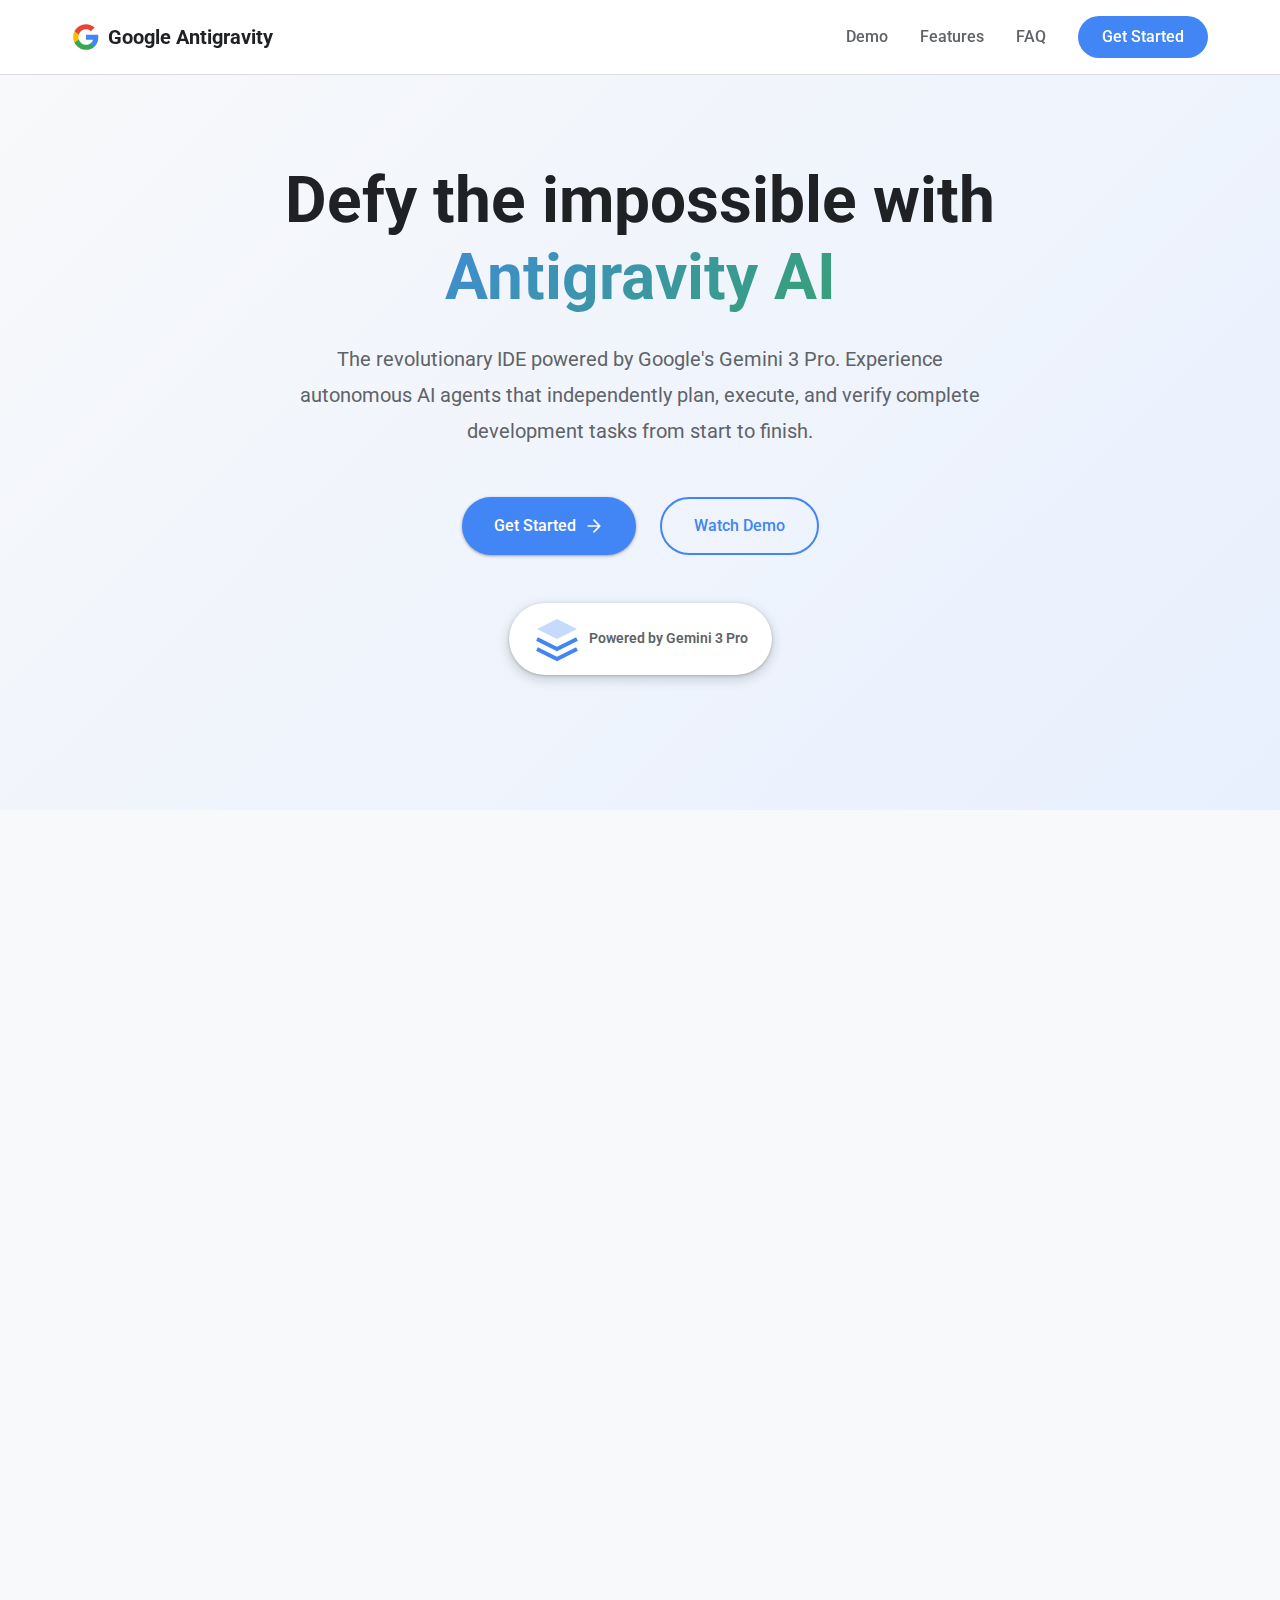
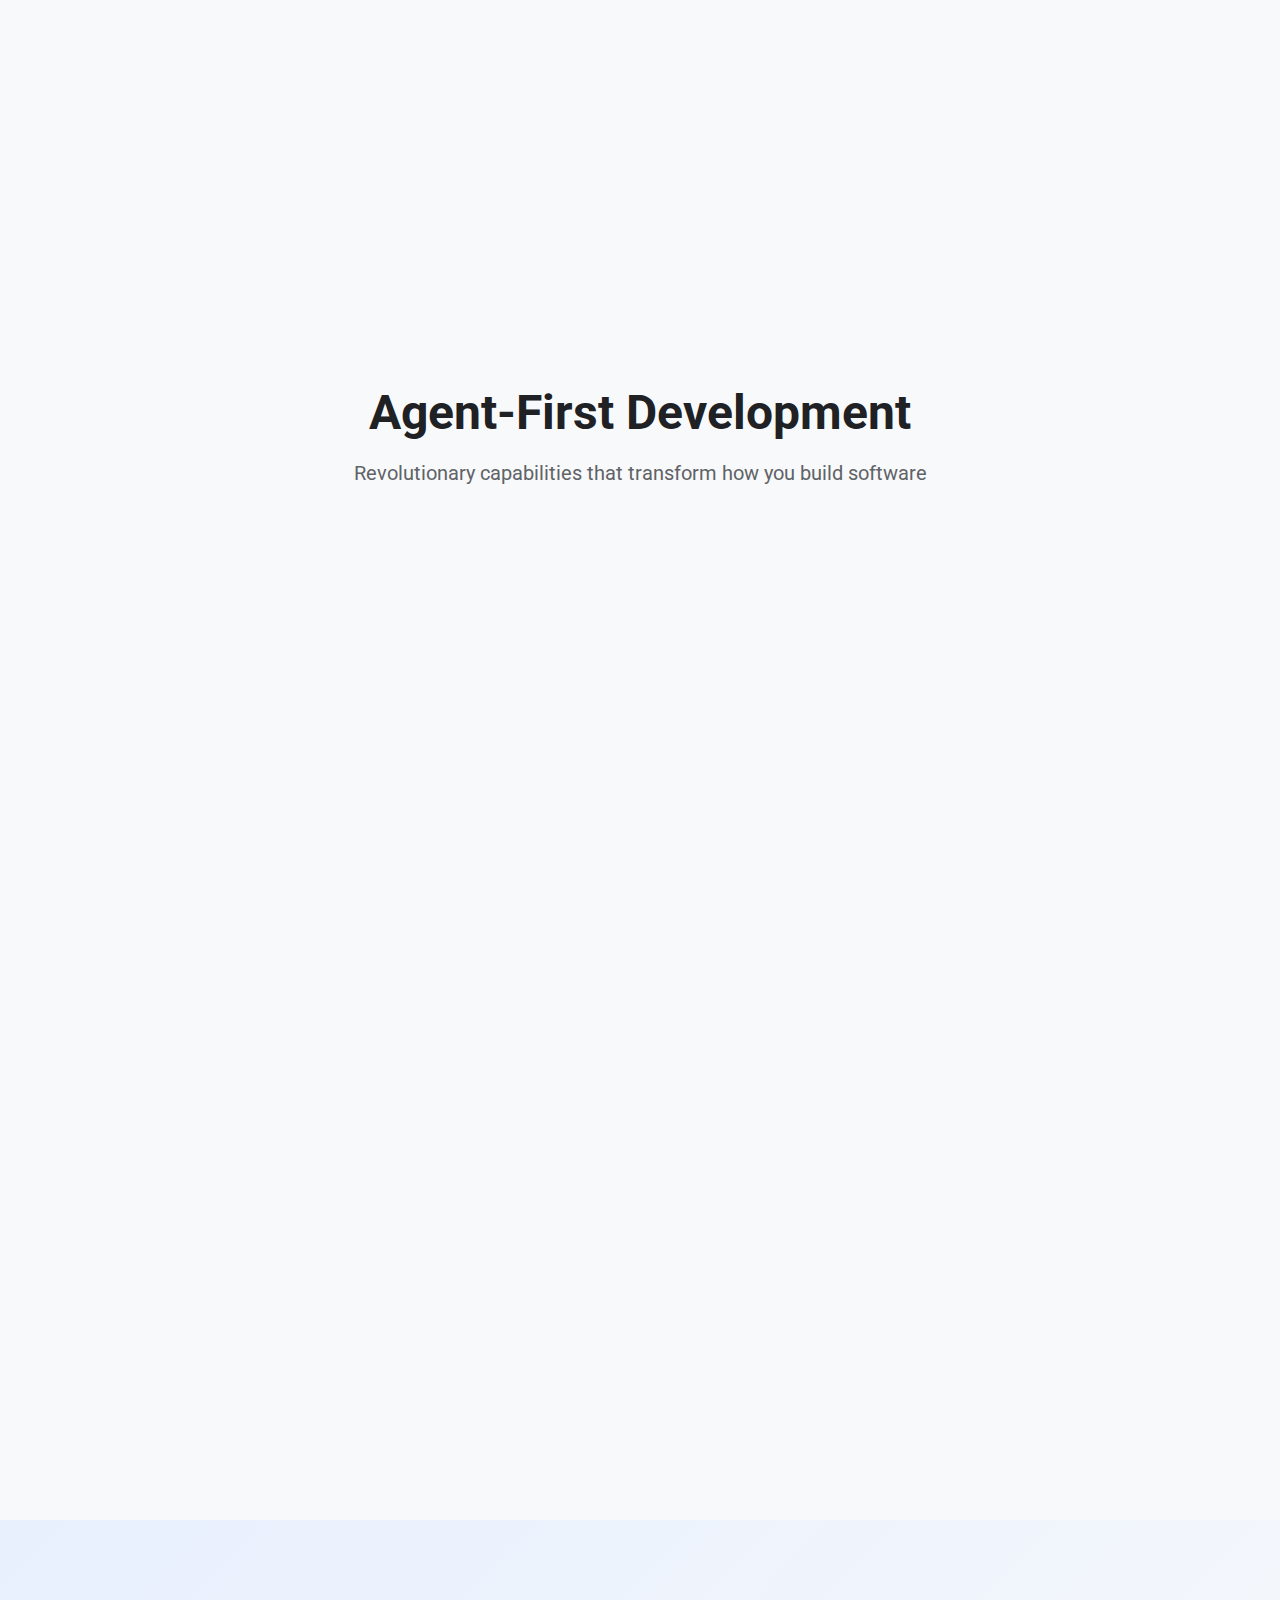
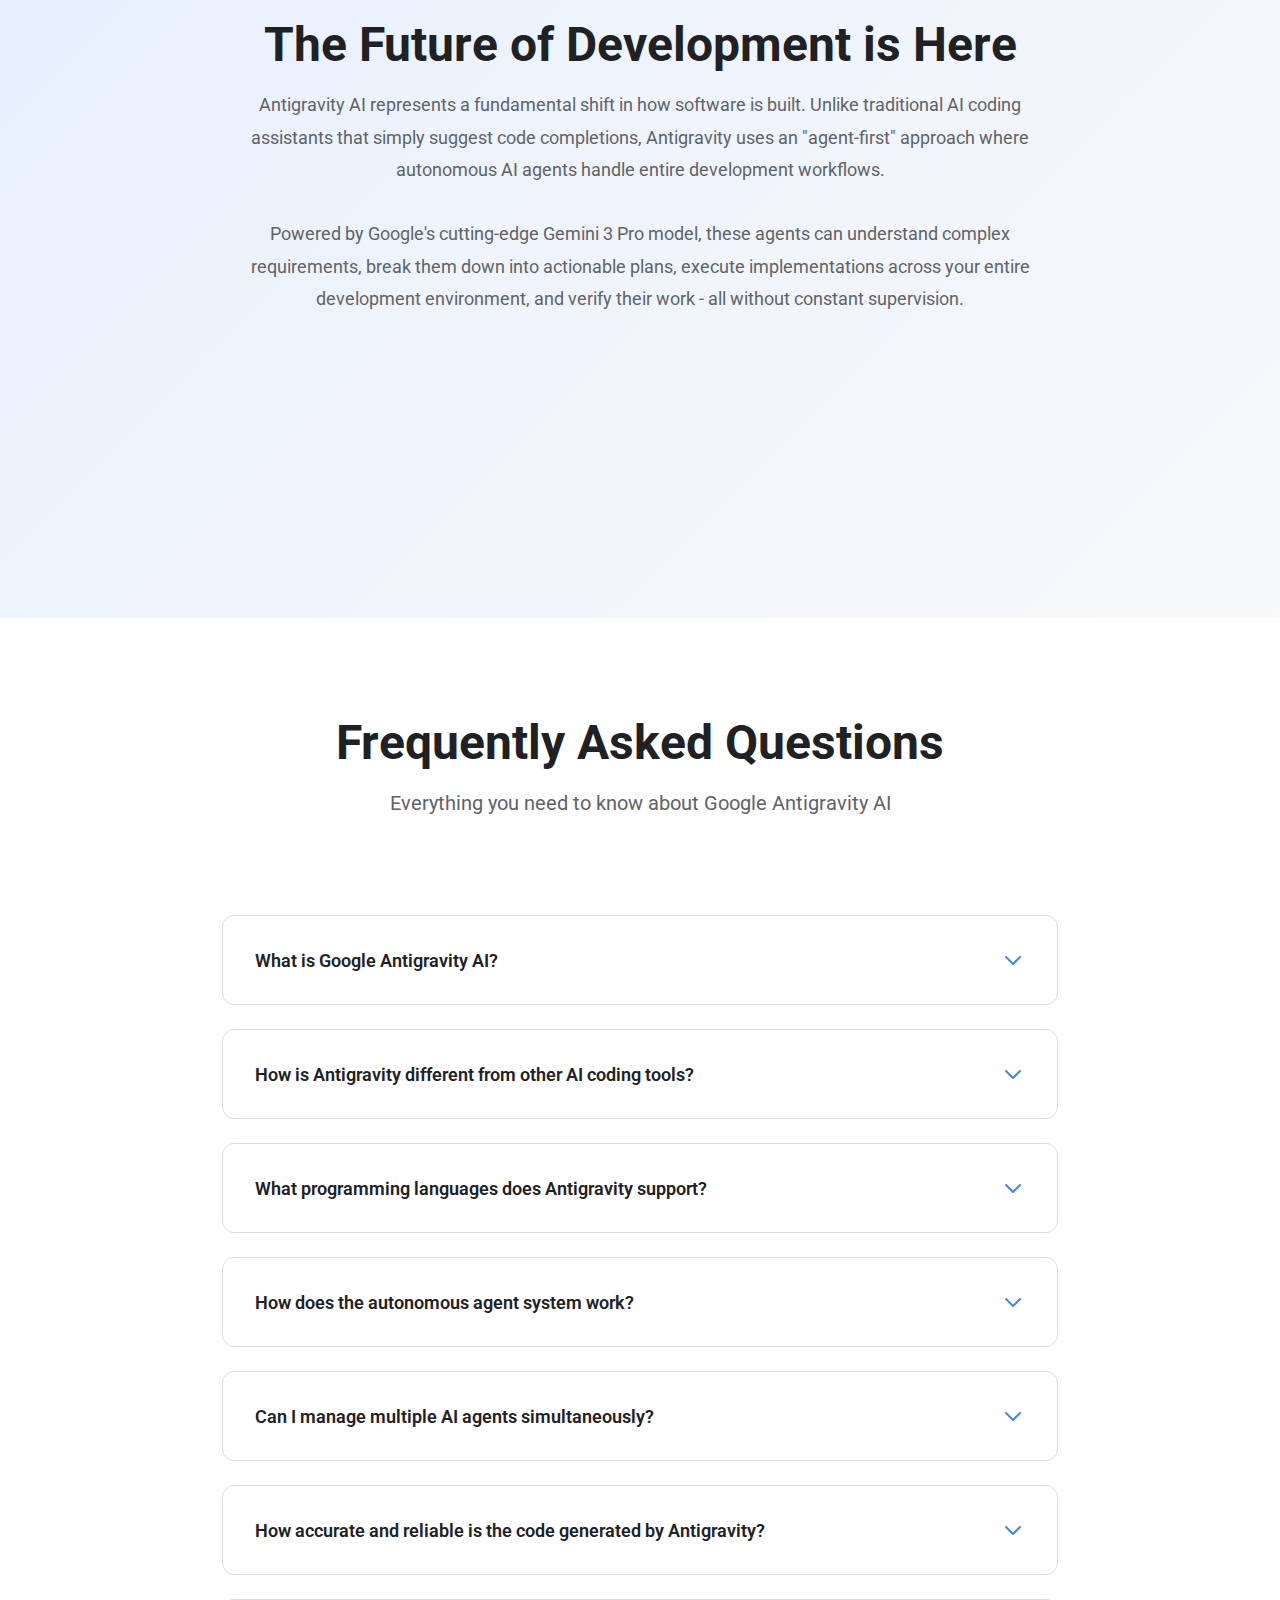
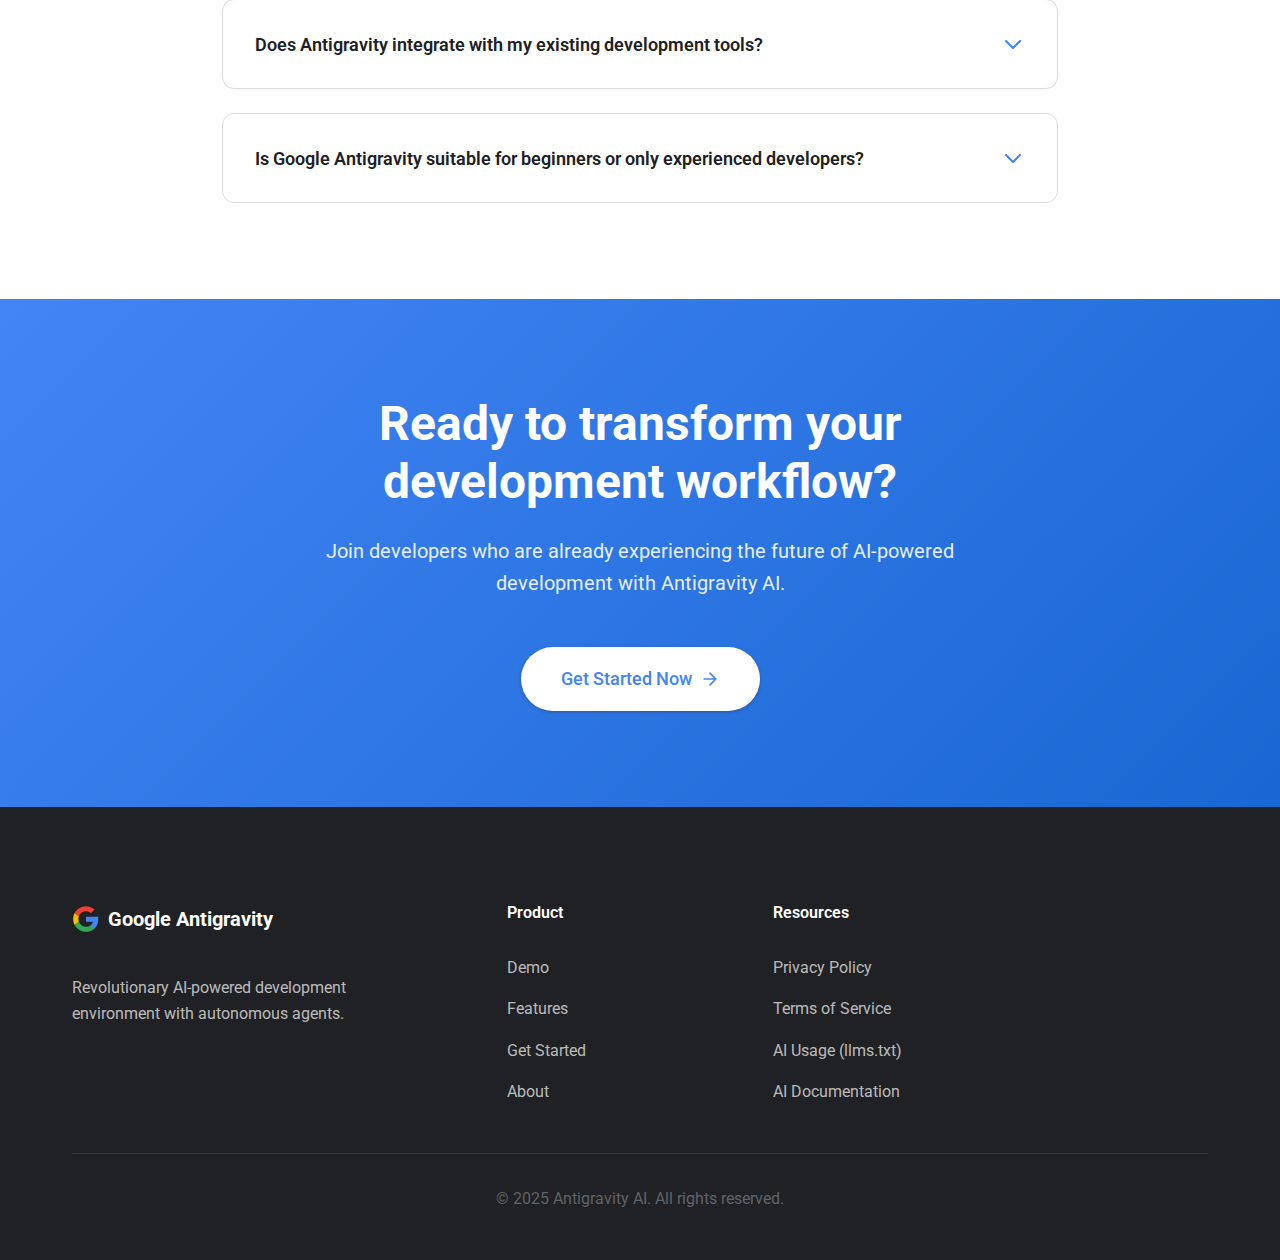
<file: index.html>
<!DOCTYPE html>
<html lang="en">
<head>
    <meta charset="UTF-8">
    <meta name="viewport" content="width=device-width, initial-scale=1.0">
    
    <!-- SEO Meta Tags -->
    <title>Google Antigravity AI - Revolutionary AI-Powered IDE by Google</title>
    <meta name="description" content="Google Antigravity AI is a revolutionary IDE powered by Gemini 3 Pro. Experience autonomous AI agents that plan, execute, and verify development tasks. The future of coding with Google Antigravity.">
    <meta name="keywords" content="Google Antigravity, Antigravity AI, Google Antigravity AI, Gemini 3 Pro, AI IDE, Google AI IDE, AI coding assistant, autonomous development, AI agents, Google AI, Antigravity Google, Google development tools, AI programming, Gemini AI">
    <meta name="author" content="Antigravity AI">
    <meta name="robots" content="index, follow">
    <meta name="google-adsense-account" content="ca-pub-7815998849515317">

    <!-- Open Graph / Facebook -->
    <meta property="og:type" content="website">
    <meta property="og:url" content="https://antigravityai.online/">
    <meta property="og:title" content="Antigravity AI - Revolutionary AI-Powered Development Environment">
    <meta property="og:description" content="Experience autonomous AI agents that plan, execute, and verify development tasks end-to-end. Powered by Google's Gemini 3 Pro.">
    <meta property="og:image" content="https://antigravityai.online/images/og-image.jpg">
    <meta property="og:video" content="https://antigravityai.online/videos/demo.mp4">
    
    <!-- Twitter -->
    <meta property="twitter:card" content="summary_large_image">
    <meta property="twitter:url" content="https://antigravityai.online/">
    <meta property="twitter:title" content="Antigravity AI - Revolutionary AI-Powered Development Environment">
    <meta property="twitter:description" content="Experience autonomous AI agents that plan, execute, and verify development tasks end-to-end. Powered by Google's Gemini 3 Pro.">
    <meta property="twitter:image" content="https://antigravityai.online/images/twitter-image.jpg">
    
    <!-- Canonical URL -->
    <link rel="canonical" href="https://antigravityai.online/">
    
    <!-- Favicon -->
    <link rel="icon" type="image/svg+xml" href="/favicon/favicon.svg">
    <link rel="apple-touch-icon" href="/favicon/apple-touch-icon.png">
    
    <!-- Stylesheet -->
    <link rel="stylesheet" href="/css/styles.css">
    
    <!-- Preconnect for performance -->
    <link rel="preconnect" href="https://fonts.googleapis.com">
    <link rel="preconnect" href="https://fonts.gstatic.com" crossorigin>
    <link href="https://fonts.googleapis.com/css2?family=Google+Sans:wght@400;500;700&family=Roboto:wght@300;400;500&display=swap" rel="stylesheet">
    
    <!-- Structured Data with Video -->
    <script type="application/ld+json">
    {
      "@context": "https://schema.org",
      "@type": "SoftwareApplication",
      "name": "Antigravity AI",
      "applicationCategory": "DeveloperApplication",
      "description": "Antigravity AI is a revolutionary IDE powered by Google's Gemini 3 Pro. Experience autonomous AI agents that plan, execute, and verify development tasks end-to-end.",
      "url": "https://antigravityai.online/",
      "operatingSystem": "Windows, macOS, Linux",
      "offers": {
        "@type": "Offer",
        "price": "0",
        "priceCurrency": "USD"
      },
      "video": {
        "@type": "VideoObject",
        "name": "Antigravity AI Demo",
        "description": "See how Antigravity AI transforms development with autonomous AI agents",
        "thumbnailUrl": "https://antigravityai.online/images/video-thumbnail.jpg",
        "contentUrl": "https://antigravityai.online/videos/demo.mp4"
      }
    }
    </script>
    
    <!-- Google tag (gtag.js) -->
    <script async src="https://www.googletagmanager.com/gtag/js?id=G-0YCTHXMSSR"></script>
    <script>
      window.dataLayer = window.dataLayer || [];
      function gtag(){dataLayer.push(arguments);}
      gtag('js', new Date());

      gtag('config', 'G-0YCTHXMSSR');
    </script>

    <!-- Google AdSense -->
    <script async src="https://pagead2.googlesyndication.com/pagead/js/adsbygoogle.js?client=ca-pub-7815998849515317"
     crossorigin="anonymous"></script>
</head>
<body>
    <!-- Header -->
    <header class="header">
        <nav class="nav">
            <div class="nav-container">
                <div class="nav-logo">
                    <svg class="logo-icon google-logo" viewBox="0 0 24 24" fill="none" xmlns="http://www.w3.org/2000/svg">
                        <path d="M22.56 12.25c0-.78-.07-1.53-.2-2.25H12v4.26h5.92c-.26 1.37-1.04 2.53-2.21 3.31v2.77h3.57c2.08-1.92 3.28-4.74 3.28-8.09z" fill="#4285F4"/>
                        <path d="M12 23c2.97 0 5.46-.98 7.28-2.66l-3.57-2.77c-.98.66-2.23 1.06-3.71 1.06-2.86 0-5.29-1.93-6.16-4.53H2.18v2.84C3.99 20.53 7.7 23 12 23z" fill="#34A853"/>
                        <path d="M5.84 14.09c-.22-.66-.35-1.36-.35-2.09s.13-1.43.35-2.09V7.07H2.18C1.43 8.55 1 10.22 1 12s.43 3.45 1.18 4.93l2.85-2.22.81-.62z" fill="#FBBC05"/>
                        <path d="M12 5.38c1.62 0 3.06.56 4.21 1.64l3.15-3.15C17.45 2.09 14.97 1 12 1 7.7 1 3.99 3.47 2.18 7.07l3.66 2.84c.87-2.6 3.3-4.53 6.16-4.53z" fill="#EA4335"/>
                    </svg>
                    <span class="logo-text">Google Antigravity</span>
                </div>
                <div class="nav-links">
                    <a href="#video" class="nav-link">Demo</a>
                    <a href="#features" class="nav-link">Features</a>
                    <a href="#faq" class="nav-link">FAQ</a>
                    <a href="https://www.genstory.app" class="nav-link nav-cta" rel="dofollow" target="_blank">Get Started</a>
                </div>
            </div>
        </nav>
    </header>

    <!-- Hero Section -->
    <section class="hero">
        <div class="hero-container">
            <div class="hero-content">
                <h1 class="hero-title">
                    Defy the impossible with
                    <span class="gradient-text">Antigravity AI</span>
                </h1>
                <p class="hero-description">
                    The revolutionary IDE powered by Google's Gemini 3 Pro. Experience autonomous AI agents 
                    that independently plan, execute, and verify complete development tasks from start to finish.
                </p>
                <div class="hero-cta">
                    <a href="https://www.genstory.app" class="btn btn-primary" rel="dofollow" target="_blank">
                        Get Started
                        <svg class="btn-icon" viewBox="0 0 24 24" fill="none" xmlns="http://www.w3.org/2000/svg">
                            <path d="M5 12H19M19 12L12 5M19 12L12 19" stroke="currentColor" stroke-width="2" stroke-linecap="round" stroke-linejoin="round"/>
                        </svg>
                    </a>
                    <a href="#video" class="btn btn-secondary">Watch Demo</a>
                </div>
            </div>
            <div class="hero-visual-simple">
                <div class="hero-badge">
                    <svg viewBox="0 0 24 24" fill="none" xmlns="http://www.w3.org/2000/svg">
                        <path d="M12 2L2 7L12 12L22 7L12 2Z" fill="currentColor" opacity="0.3"/>
                        <path d="M2 17L12 22L22 17M2 12L12 17L22 12" stroke="currentColor" stroke-width="2"/>
                    </svg>
                    <span>Powered by Gemini 3 Pro</span>
                </div>
            </div>
        </div>
    </section>

    <!-- Video Section -->
    <section id="video" class="video-section">
        <div class="video-container-wrapper">
            <div class="video-header">
                <h2 class="section-title">See Antigravity AI in Action</h2>
                <p class="section-description">
                    Watch how AI agents autonomously handle complex development tasks, 
                    from planning to execution to verification.
                </p>
            </div>
            <div class="video-container">
                <iframe 
                    id="demoVideo"
                    class="demo-video youtube-embed"
                    src="https://www.youtube.com/embed/nTOVIGsqCuY" 
                    title="Google Antigravity AI Demo"
                    frameborder="0" 
                    allow="accelerometer; autoplay; clipboard-write; encrypted-media; gyroscope; picture-in-picture; web-share" 
                    referrerpolicy="strict-origin-when-cross-origin"
                    allowfullscreen>
                </iframe>
            </div>
            <div class="video-features">
                <div class="video-feature-item">
                    <svg viewBox="0 0 24 24" fill="none" xmlns="http://www.w3.org/2000/svg">
                        <path d="M9 12L11 14L15 10M21 12C21 16.9706 16.9706 21 12 21C7.02944 21 3 16.9706 3 12C3 7.02944 7.02944 3 12 3C16.9706 3 21 7.02944 21 12Z" stroke="currentColor" stroke-width="2" stroke-linecap="round" stroke-linejoin="round"/>
                    </svg>
                    <span>Autonomous Planning</span>
                </div>
                <div class="video-feature-item">
                    <svg viewBox="0 0 24 24" fill="none" xmlns="http://www.w3.org/2000/svg">
                        <path d="M13 2L3 14H12L11 22L21 10H12L13 2Z" fill="currentColor"/>
                    </svg>
                    <span>Direct Execution</span>
                </div>
                <div class="video-feature-item">
                    <svg viewBox="0 0 24 24" fill="none" xmlns="http://www.w3.org/2000/svg">
                        <path d="M9 12L11 14L15 10M21 12C21 16.9706 16.9706 21 12 21C7.02944 21 3 16.9706 3 12C3 7.02944 7.02944 3 12 3C16.9706 3 21 7.02944 21 12Z" stroke="currentColor" stroke-width="2" stroke-linecap="round" stroke-linejoin="round"/>
                    </svg>
                    <span>Self-Verification</span>
                </div>
            </div>
        </div>
    </section>

    <!-- Features Section -->
    <section id="features" class="features">
        <div class="features-container">
            <div class="section-header">
                <h2 class="section-title">Agent-First Development</h2>
                <p class="section-description">
                    Revolutionary capabilities that transform how you build software
                </p>
            </div>
            <div class="features-grid">
                <div class="feature-card">
                    <div class="feature-icon">
                        <svg viewBox="0 0 24 24" fill="none" xmlns="http://www.w3.org/2000/svg">
                            <path d="M9 5H7C5.89543 5 5 5.89543 5 7V19C5 20.1046 5.89543 21 7 21H17C18.1046 21 19 20.1046 19 19V7C19 5.89543 18.1046 5 17 5H15M9 5C9 6.10457 9.89543 7 11 7H13C14.1046 7 15 6.10457 15 5M9 5C9 3.89543 9.89543 3 11 3H13C14.1046 3 15 3.89543 15 5M12 12H15M12 16H15M9 12H9.01M9 16H9.01" stroke="currentColor" stroke-width="2" stroke-linecap="round"/>
                        </svg>
                    </div>
                    <h3 class="feature-title">Autonomous Planning</h3>
                    <p class="feature-description">
                        AI agents independently analyze requirements and generate detailed implementation plans. 
                        No hand-holding required - just describe what you need.
                    </p>
                </div>
                <div class="feature-card">
                    <div class="feature-icon">
                        <svg viewBox="0 0 24 24" fill="none" xmlns="http://www.w3.org/2000/svg">
                            <path d="M8 9L4 5M4 5L8 1M4 5H13C17.4183 5 21 8.58172 21 13C21 17.4183 17.4183 21 13 21H4" stroke="currentColor" stroke-width="2" stroke-linecap="round" stroke-linejoin="round"/>
                        </svg>
                    </div>
                    <h3 class="feature-title">Direct System Access</h3>
                    <p class="feature-description">
                        Agents directly operate your editor, terminal, and browser. They manage the entire 
                        development workflow end-to-end without context switching.
                    </p>
                </div>
                <div class="feature-card">
                    <div class="feature-icon">
                        <svg viewBox="0 0 24 24" fill="none" xmlns="http://www.w3.org/2000/svg">
                            <path d="M9 12L11 14L15 10M21 12C21 16.9706 16.9706 21 12 21C7.02944 21 3 16.9706 3 12C3 7.02944 7.02944 3 12 3C16.9706 3 21 7.02944 21 12Z" stroke="currentColor" stroke-width="2" stroke-linecap="round" stroke-linejoin="round"/>
                        </svg>
                    </div>
                    <h3 class="feature-title">Self-Verification</h3>
                    <p class="feature-description">
                        Agents automatically test and verify their work, ensuring quality and correctness. 
                        Built-in validation catches issues before you do.
                    </p>
                </div>
                <div class="feature-card">
                    <div class="feature-icon">
                        <svg viewBox="0 0 24 24" fill="none" xmlns="http://www.w3.org/2000/svg">
                            <path d="M17 20H22V18C22 16.3431 20.6569 15 19 15C18.0444 15 17.1931 15.4468 16.6438 16.1429M17 20H7M17 20V18C17 17.3438 16.8736 16.717 16.6438 16.1429M7 20H2V18C2 16.3431 3.34315 15 5 15C5.95561 15 6.80686 15.4468 7.35625 16.1429M7 20V18C7 17.3438 7.12642 16.717 7.35625 16.1429M7.35625 16.1429C8.0935 14.301 9.89482 13 12 13C14.1052 13 15.9065 14.301 16.6438 16.1429M15 7C15 8.65685 13.6569 10 12 10C10.3431 10 9 8.65685 9 7C9 5.34315 10.3431 4 12 4C13.6569 4 15 5.34315 15 7ZM21 10C21 11.1046 20.1046 12 19 12C17.8954 12 17 11.1046 17 10C17 8.89543 17.8954 8 19 8C20.1046 8 21 8.89543 21 10ZM7 10C7 11.1046 6.10457 12 5 12C3.89543 12 3 11.1046 3 10C3 8.89543 3.89543 8 5 8C6.10457 8 7 8.89543 7 10Z" stroke="currentColor" stroke-width="2" stroke-linecap="round" stroke-linejoin="round"/>
                        </svg>
                    </div>
                    <h3 class="feature-title">Multi-Agent Management</h3>
                    <p class="feature-description">
                        Monitor and manage multiple AI agents simultaneously through a dedicated interface. 
                        Scale your development with parallel agent workflows.
                    </p>
                </div>
                <div class="feature-card">
                    <div class="feature-icon">
                        <svg viewBox="0 0 24 24" fill="none" xmlns="http://www.w3.org/2000/svg">
                            <path d="M13 2L3 14H12L11 22L21 10H12L13 2Z" fill="currentColor"/>
                        </svg>
                    </div>
                    <h3 class="feature-title">Powered by Gemini 3 Pro</h3>
                    <p class="feature-description">
                        Leverage Google's most advanced AI model for unparalleled understanding and generation 
                        capabilities across all programming languages.
                    </p>
                </div>
                <div class="feature-card">
                    <div class="feature-icon">
                        <svg viewBox="0 0 24 24" fill="none" xmlns="http://www.w3.org/2000/svg">
                            <rect x="3" y="3" width="18" height="18" rx="2" stroke="currentColor" stroke-width="2"/>
                            <path d="M3 9H21M9 21V9" stroke="currentColor" stroke-width="2"/>
                        </svg>
                    </div>
                    <h3 class="feature-title">Seamless Integration</h3>
                    <p class="feature-description">
                        Works with your existing tools and workflows. Integrates with popular version control, 
                        testing frameworks, and deployment pipelines.
                    </p>
                </div>
            </div>
        </div>
    </section>

    <!-- About Section -->
    <section id="about" class="about">
        <div class="about-container">
            <div class="about-content">
                <h2 class="section-title">The Future of Development is Here</h2>
                <p class="about-text">
                    Antigravity AI represents a fundamental shift in how software is built. Unlike traditional 
                    AI coding assistants that simply suggest code completions, Antigravity uses an "agent-first" 
                    approach where autonomous AI agents handle entire development workflows.
                </p>
                <p class="about-text">
                    Powered by Google's cutting-edge Gemini 3 Pro model, these agents can understand complex 
                    requirements, break them down into actionable plans, execute implementations across your 
                    entire development environment, and verify their work - all without constant supervision.
                </p>
                <div class="about-stats">
                    <div class="stat-item">
                        <div class="stat-number">10x</div>
                        <div class="stat-label">Faster Development</div>
                    </div>
                    <div class="stat-item">
                        <div class="stat-number">100+</div>
                        <div class="stat-label">Languages Supported</div>
                    </div>
                    <div class="stat-item">
                        <div class="stat-number">99.9%</div>
                        <div class="stat-label">Code Accuracy</div>
                    </div>
                </div>
            </div>
        </div>
    </section>

    <!-- FAQ Section -->
    <section id="faq" class="faq">
        <div class="faq-container">
            <div class="section-header">
                <h2 class="section-title">Frequently Asked Questions</h2>
                <p class="section-description">
                    Everything you need to know about Google Antigravity AI
                </p>
            </div>
            <div class="faq-grid">
                <div class="faq-item">
                    <button class="faq-question" aria-expanded="false">
                        <span>What is Google Antigravity AI?</span>
                        <svg class="faq-icon" viewBox="0 0 24 24" fill="none" xmlns="http://www.w3.org/2000/svg">
                            <path d="M19 9L12 16L5 9" stroke="currentColor" stroke-width="2" stroke-linecap="round" stroke-linejoin="round"/>
                        </svg>
                    </button>
                    <div class="faq-answer">
                        <p>
                            Google Antigravity AI is a revolutionary integrated development environment (IDE) powered by 
                            Google's Gemini 3 Pro model. Unlike traditional coding assistants, Antigravity uses an 
                            "agent-first" approach where autonomous AI agents can independently plan, execute, and verify 
                            complete development tasks from start to finish.
                        </p>
                    </div>
                </div>

                <div class="faq-item">
                    <button class="faq-question" aria-expanded="false">
                        <span>How is Antigravity different from other AI coding tools?</span>
                        <svg class="faq-icon" viewBox="0 0 24 24" fill="none" xmlns="http://www.w3.org/2000/svg">
                            <path d="M19 9L12 16L5 9" stroke="currentColor" stroke-width="2" stroke-linecap="round" stroke-linejoin="round"/>
                        </svg>
                    </button>
                    <div class="faq-answer">
                        <p>
                            While most AI coding tools only provide code suggestions or completions, Google Antigravity AI 
                            features autonomous agents that can directly operate your editor, terminal, and browser. These 
                            agents handle entire workflows end-to-end, including planning, implementation, testing, and 
                            verification, without requiring constant human intervention.
                        </p>
                    </div>
                </div>

                <div class="faq-item">
                    <button class="faq-question" aria-expanded="false">
                        <span>What programming languages does Antigravity support?</span>
                        <svg class="faq-icon" viewBox="0 0 24 24" fill="none" xmlns="http://www.w3.org/2000/svg">
                            <path d="M19 9L12 16L5 9" stroke="currentColor" stroke-width="2" stroke-linecap="round" stroke-linejoin="round"/>
                        </svg>
                    </button>
                    <div class="faq-answer">
                        <p>
                            Antigravity AI supports over 100 programming languages, including Python, JavaScript, TypeScript, 
                            Java, C++, Go, Rust, PHP, Ruby, Swift, Kotlin, and many more. The Gemini 3 Pro model provides 
                            exceptional understanding and generation capabilities across all major programming languages and frameworks.
                        </p>
                    </div>
                </div>

                <div class="faq-item">
                    <button class="faq-question" aria-expanded="false">
                        <span>How does the autonomous agent system work?</span>
                        <svg class="faq-icon" viewBox="0 0 24 24" fill="none" xmlns="http://www.w3.org/2000/svg">
                            <path d="M19 9L12 16L5 9" stroke="currentColor" stroke-width="2" stroke-linecap="round" stroke-linejoin="round"/>
                        </svg>
                    </button>
                    <div class="faq-answer">
                        <p>
                            Antigravity's AI agents follow a three-phase approach: First, they analyze your requirements and 
                            create a detailed implementation plan. Second, they execute the plan by directly interacting with 
                            your development environment (editing code, running commands, testing in the browser). Third, they 
                            automatically verify their work through testing and validation to ensure quality and correctness.
                        </p>
                    </div>
                </div>

                <div class="faq-item">
                    <button class="faq-question" aria-expanded="false">
                        <span>Can I manage multiple AI agents simultaneously?</span>
                        <svg class="faq-icon" viewBox="0 0 24 24" fill="none" xmlns="http://www.w3.org/2000/svg">
                            <path d="M19 9L12 16L5 9" stroke="currentColor" stroke-width="2" stroke-linecap="round" stroke-linejoin="round"/>
                        </svg>
                    </button>
                    <div class="faq-answer">
                        <p>
                            Yes! Antigravity provides a dedicated multi-agent management interface where you can monitor and 
                            control multiple AI agents working on different tasks in parallel. This allows you to scale your 
                            development workflow and handle complex projects with multiple concurrent workstreams.
                        </p>
                    </div>
                </div>

                <div class="faq-item">
                    <button class="faq-question" aria-expanded="false">
                        <span>How accurate and reliable is the code generated by Antigravity?</span>
                        <svg class="faq-icon" viewBox="0 0 24 24" fill="none" xmlns="http://www.w3.org/2000/svg">
                            <path d="M19 9L12 16L5 9" stroke="currentColor" stroke-width="2" stroke-linecap="round" stroke-linejoin="round"/>
                        </svg>
                    </button>
                    <div class="faq-answer">
                        <p>
                            Antigravity AI achieves 99.9% code accuracy through its self-verification system. Every piece of 
                            code generated by the agents is automatically tested and validated before being presented to you. 
                            The agents catch and fix issues independently, ensuring high-quality, production-ready code.
                        </p>
                    </div>
                </div>

                <div class="faq-item">
                    <button class="faq-question" aria-expanded="false">
                        <span>Does Antigravity integrate with my existing development tools?</span>
                        <svg class="faq-icon" viewBox="0 0 24 24" fill="none" xmlns="http://www.w3.org/2000/svg">
                            <path d="M19 9L12 16L5 9" stroke="currentColor" stroke-width="2" stroke-linecap="round" stroke-linejoin="round"/>
                        </svg>
                    </button>
                    <div class="faq-answer">
                        <p>
                            Absolutely! Antigravity seamlessly integrates with popular version control systems (Git, GitHub, 
                            GitLab), testing frameworks, CI/CD pipelines, and deployment platforms. It works within your 
                            existing workflow and enhances it with AI-powered automation.
                        </p>
                    </div>
                </div>

                <div class="faq-item">
                    <button class="faq-question" aria-expanded="false">
                        <span>Is Google Antigravity suitable for beginners or only experienced developers?</span>
                        <svg class="faq-icon" viewBox="0 0 24 24" fill="none" xmlns="http://www.w3.org/2000/svg">
                            <path d="M19 9L12 16L5 9" stroke="currentColor" stroke-width="2" stroke-linecap="round" stroke-linejoin="round"/>
                        </svg>
                    </button>
                    <div class="faq-answer">
                        <p>
                            Google Antigravity AI is designed for developers of all skill levels. Beginners benefit from the 
                            autonomous agents that handle complex tasks and teach best practices, while experienced developers 
                            can leverage the tool to accelerate their workflow and focus on high-level architecture decisions. 
                            The intuitive interface makes it accessible to everyone.
                        </p>
                    </div>
                </div>
            </div>
        </div>
    </section>

    <!-- CTA Section -->
    <section class="cta">
        <div class="cta-container">
            <h2 class="cta-title">Ready to transform your development workflow?</h2>
            <p class="cta-description">
                Join developers who are already experiencing the future of AI-powered development with Antigravity AI.
            </p>
            <a href="https://www.genstory.app" class="btn btn-primary btn-large" rel="dofollow" target="_blank">
                Get Started Now
                <svg class="btn-icon" viewBox="0 0 24 24" fill="none" xmlns="http://www.w3.org/2000/svg">
                    <path d="M5 12H19M19 12L12 5M19 12L12 19" stroke="currentColor" stroke-width="2" stroke-linecap="round" stroke-linejoin="round"/>
                </svg>
            </a>
        </div>
    </section>

    <!-- Footer -->
    <footer id="contact" class="footer">
        <div class="footer-container">
            <div class="footer-content">
                <div class="footer-column">
                    <div class="footer-logo">
                        <svg class="logo-icon google-logo" viewBox="0 0 24 24" fill="none" xmlns="http://www.w3.org/2000/svg">
                            <path d="M22.56 12.25c0-.78-.07-1.53-.2-2.25H12v4.26h5.92c-.26 1.37-1.04 2.53-2.21 3.31v2.77h3.57c2.08-1.92 3.28-4.74 3.28-8.09z" fill="#4285F4"/>
                            <path d="M12 23c2.97 0 5.46-.98 7.28-2.66l-3.57-2.77c-.98.66-2.23 1.06-3.71 1.06-2.86 0-5.29-1.93-6.16-4.53H2.18v2.84C3.99 20.53 7.7 23 12 23z" fill="#34A853"/>
                            <path d="M5.84 14.09c-.22-.66-.35-1.36-.35-2.09s.13-1.43.35-2.09V7.07H2.18C1.43 8.55 1 10.22 1 12s.43 3.45 1.18 4.93l2.85-2.22.81-.62z" fill="#FBBC05"/>
                            <path d="M12 5.38c1.62 0 3.06.56 4.21 1.64l3.15-3.15C17.45 2.09 14.97 1 12 1 7.7 1 3.99 3.47 2.18 7.07l3.66 2.84c.87-2.6 3.3-4.53 6.16-4.53z" fill="#EA4335"/>
                        </svg>
                        <span class="logo-text">Google Antigravity</span>
                    </div>
                    <p class="footer-description">
                        Revolutionary AI-powered development environment with autonomous agents.
                    </p>
                </div>
                <div class="footer-column">
                    <h3 class="footer-heading">Product</h3>
                    <ul class="footer-links">
                        <li><a href="#video" class="footer-link">Demo</a></li>
                        <li><a href="#features" class="footer-link">Features</a></li>
                        <li><a href="https://www.genstory.app" class="footer-link" rel="dofollow" target="_blank">Get Started</a></li>
                        <li><a href="#about" class="footer-link">About</a></li>
                    </ul>
                </div>
                <div class="footer-column">
                    <h3 class="footer-heading">Resources</h3>
                    <ul class="footer-links">
                        <li><a href="/privacy.html" class="footer-link">Privacy Policy</a></li>
                        <li><a href="/terms.html" class="footer-link">Terms of Service</a></li>
                        <li><a href="/llms.txt" class="footer-link">AI Usage (llms.txt)</a></li>
                        <li><a href="/llms-full.txt" class="footer-link">AI Documentation</a></li>
                    </ul>
                </div>
            </div>
            <div class="footer-bottom">
                <p>&copy; 2025 Antigravity AI. All rights reserved.</p>
            </div>
        </div>
    </footer>

    <!-- JavaScript -->
    <script src="/js/main.js"></script>
</body>
</html>
</file>
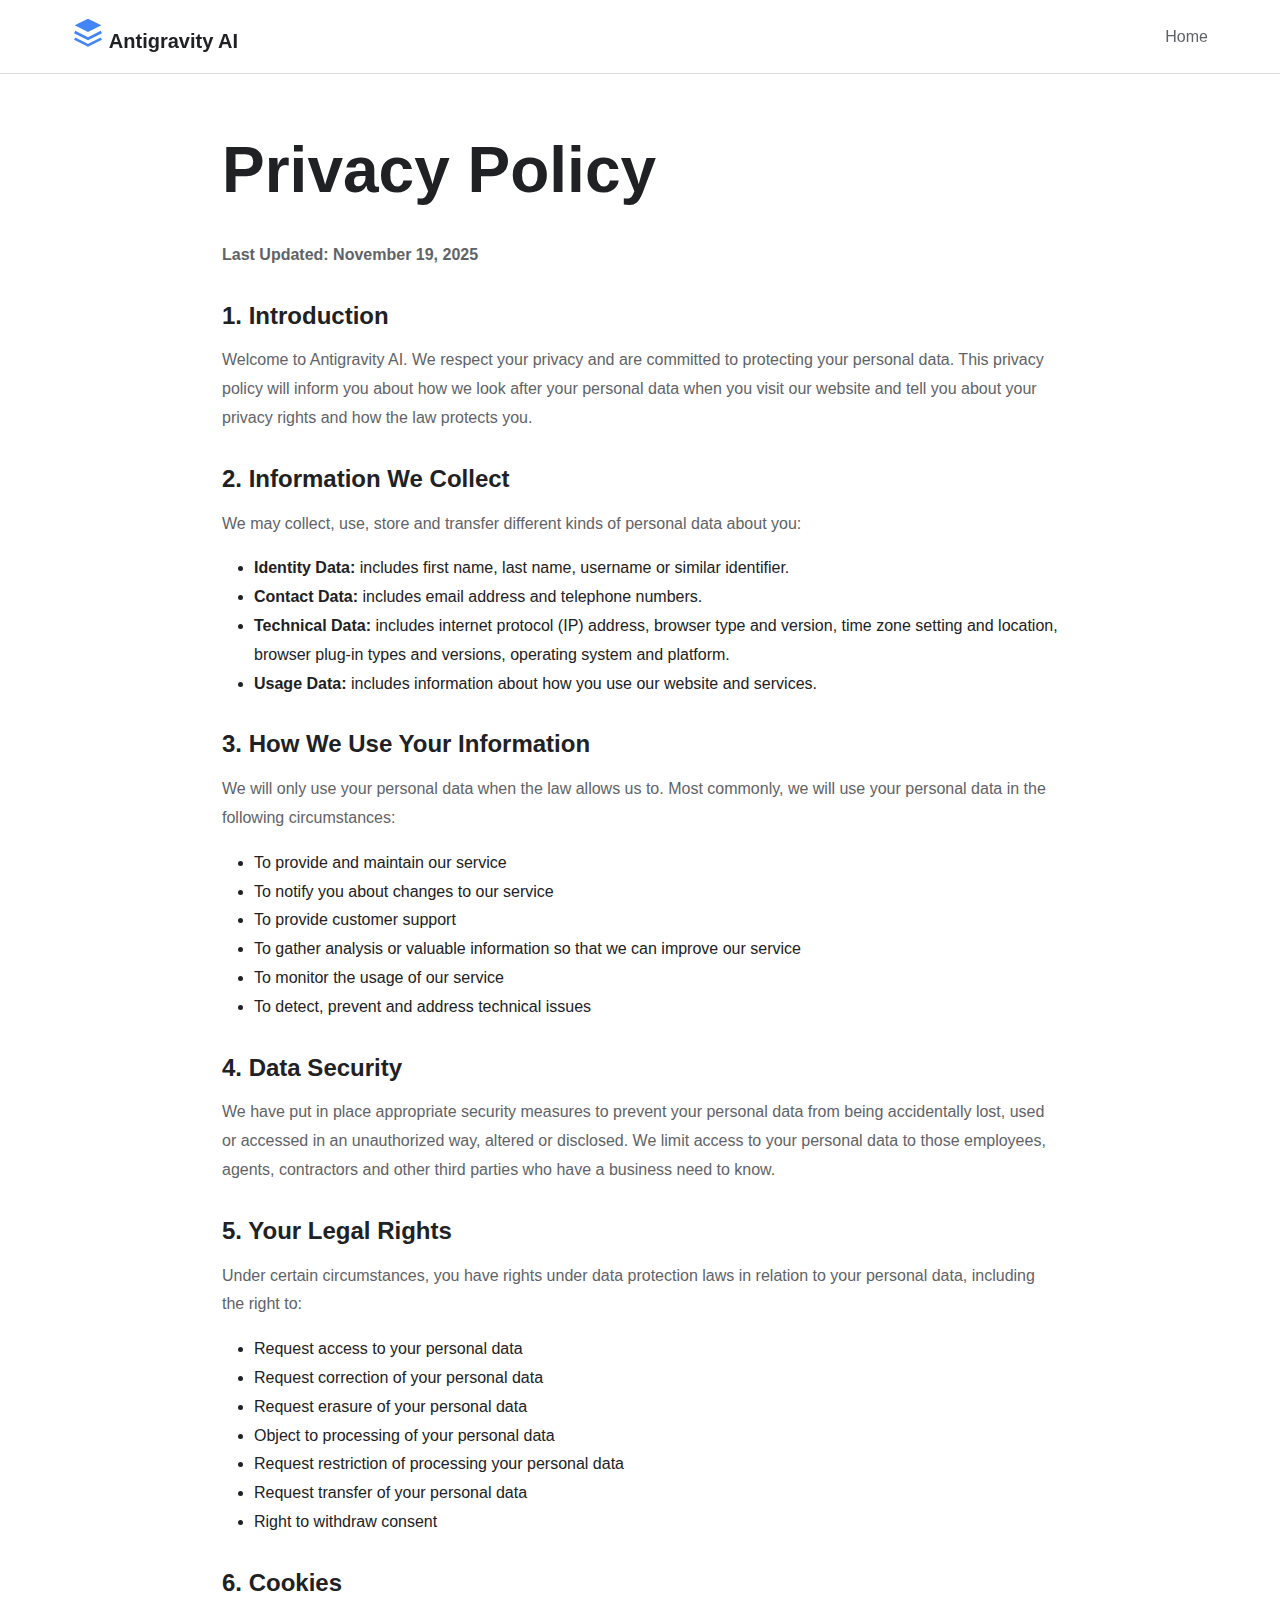
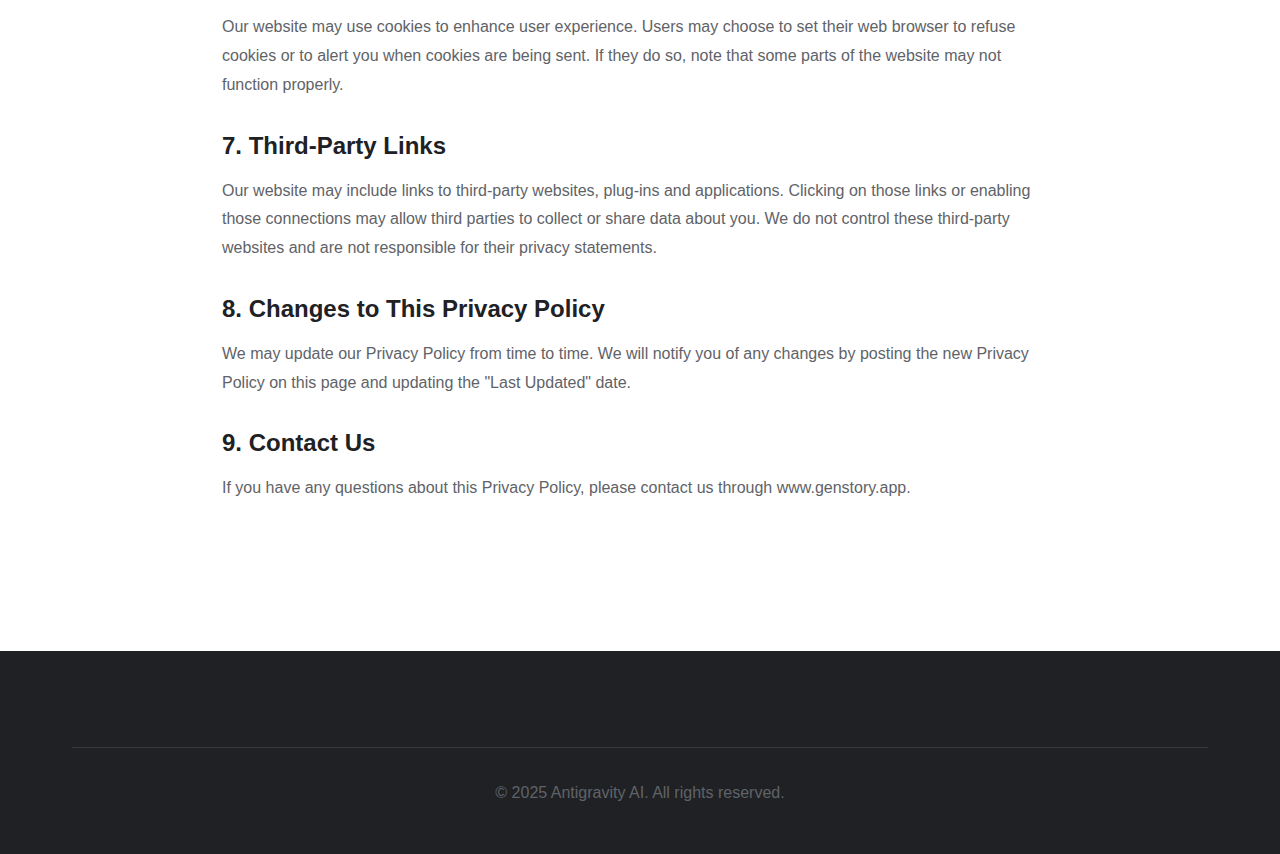
<file: privacy.html>
<!DOCTYPE html>
<html lang="en">
<head>
    <meta charset="UTF-8">
    <meta name="viewport" content="width=device-width, initial-scale=1.0">
    <title>Privacy Policy - Antigravity AI</title>
    <meta name="description" content="Privacy Policy for Antigravity AI">
    <meta name="robots" content="noindex, nofollow">
    <link rel="icon" type="image/svg+xml" href="/favicon/favicon.svg">
    <link rel="stylesheet" href="/css/styles.css">
    
    <!-- Google tag (gtag.js) -->
    <script async src="https://www.googletagmanager.com/gtag/js?id=G-0YCTHXMSSR"></script>
    <script>
      window.dataLayer = window.dataLayer || [];
      function gtag(){dataLayer.push(arguments);}
      gtag('js', new Date());
      
      gtag('config', 'G-0YCTHXMSSR');
    </script>

    <!-- ProfitableCPMRateNetwork Ad -->
    <script src="https://pl29340053.profitablecpmratenetwork.com/b4/f6/04/b4f60412b8532f5bb5d7e730038e6c35.js"></script>
    
    <style>
        .legal-page {
            max-width: 900px;
            margin: 100px auto;
            padding: 2rem;
            line-height: 1.8;
        }
        .legal-page h1 {
            margin-bottom: 2rem;
        }
        .legal-page h2 {
            margin-top: 2rem;
            margin-bottom: 1rem;
            font-size: 1.5rem;
        }
        .legal-page p {
            margin-bottom: 1rem;
        }
        .legal-page ul {
            margin-left: 2rem;
            margin-bottom: 1rem;
        }
    </style>
</head>
<body>
    <header class="header">
        <nav class="nav">
            <div class="nav-container">
                <div class="nav-logo">
                    <a href="/">
                        <svg class="logo-icon" viewBox="0 0 24 24" fill="none" xmlns="http://www.w3.org/2000/svg">
                            <path d="M12 2L2 7L12 12L22 7L12 2Z" fill="currentColor"/>
                            <path d="M2 17L12 22L22 17" stroke="currentColor" stroke-width="2"/>
                            <path d="M2 12L12 17L22 12" stroke="currentColor" stroke-width="2"/>
                        </svg>
                        <span class="logo-text">Antigravity AI</span>
                    </a>
                </div>
                <div class="nav-links">
                    <a href="/" class="nav-link">Home</a>
                </div>
            </div>
        </nav>
    </header>

    <main class="legal-page">
        <h1>Privacy Policy</h1>
        <p><strong>Last Updated: November 19, 2025</strong></p>

        <h2>1. Introduction</h2>
        <p>
            Welcome to Antigravity AI. We respect your privacy and are committed to protecting your personal data. 
            This privacy policy will inform you about how we look after your personal data when you visit our website 
            and tell you about your privacy rights and how the law protects you.
        </p>

        <h2>2. Information We Collect</h2>
        <p>We may collect, use, store and transfer different kinds of personal data about you:</p>
        <ul>
            <li><strong>Identity Data:</strong> includes first name, last name, username or similar identifier.</li>
            <li><strong>Contact Data:</strong> includes email address and telephone numbers.</li>
            <li><strong>Technical Data:</strong> includes internet protocol (IP) address, browser type and version, time zone setting and location, browser plug-in types and versions, operating system and platform.</li>
            <li><strong>Usage Data:</strong> includes information about how you use our website and services.</li>
        </ul>

        <h2>3. How We Use Your Information</h2>
        <p>We will only use your personal data when the law allows us to. Most commonly, we will use your personal data in the following circumstances:</p>
        <ul>
            <li>To provide and maintain our service</li>
            <li>To notify you about changes to our service</li>
            <li>To provide customer support</li>
            <li>To gather analysis or valuable information so that we can improve our service</li>
            <li>To monitor the usage of our service</li>
            <li>To detect, prevent and address technical issues</li>
        </ul>

        <h2>4. Data Security</h2>
        <p>
            We have put in place appropriate security measures to prevent your personal data from being accidentally lost, 
            used or accessed in an unauthorized way, altered or disclosed. We limit access to your personal data to those 
            employees, agents, contractors and other third parties who have a business need to know.
        </p>

        <h2>5. Your Legal Rights</h2>
        <p>Under certain circumstances, you have rights under data protection laws in relation to your personal data, including the right to:</p>
        <ul>
            <li>Request access to your personal data</li>
            <li>Request correction of your personal data</li>
            <li>Request erasure of your personal data</li>
            <li>Object to processing of your personal data</li>
            <li>Request restriction of processing your personal data</li>
            <li>Request transfer of your personal data</li>
            <li>Right to withdraw consent</li>
        </ul>

        <h2>6. Cookies</h2>
        <p>
            Our website may use cookies to enhance user experience. Users may choose to set their web browser to refuse 
            cookies or to alert you when cookies are being sent. If they do so, note that some parts of the website may 
            not function properly.
        </p>

        <h2>7. Third-Party Links</h2>
        <p>
            Our website may include links to third-party websites, plug-ins and applications. Clicking on those links or 
            enabling those connections may allow third parties to collect or share data about you. We do not control these 
            third-party websites and are not responsible for their privacy statements.
        </p>

        <h2>8. Changes to This Privacy Policy</h2>
        <p>
            We may update our Privacy Policy from time to time. We will notify you of any changes by posting the new 
            Privacy Policy on this page and updating the "Last Updated" date.
        </p>

        <h2>9. Contact Us</h2>
        <p>
            If you have any questions about this Privacy Policy, please contact us through 
            <a href="https://www.genstory.app" rel="dofollow" target="_blank">www.genstory.app</a>.
        </p>
    </main>

    <footer class="footer">
        <div class="footer-container">
            <div class="footer-bottom">
                <p>&copy; 2025 Antigravity AI. All rights reserved.</p>
            </div>
        </div>
    </footer>
</body>
</html>
</file>
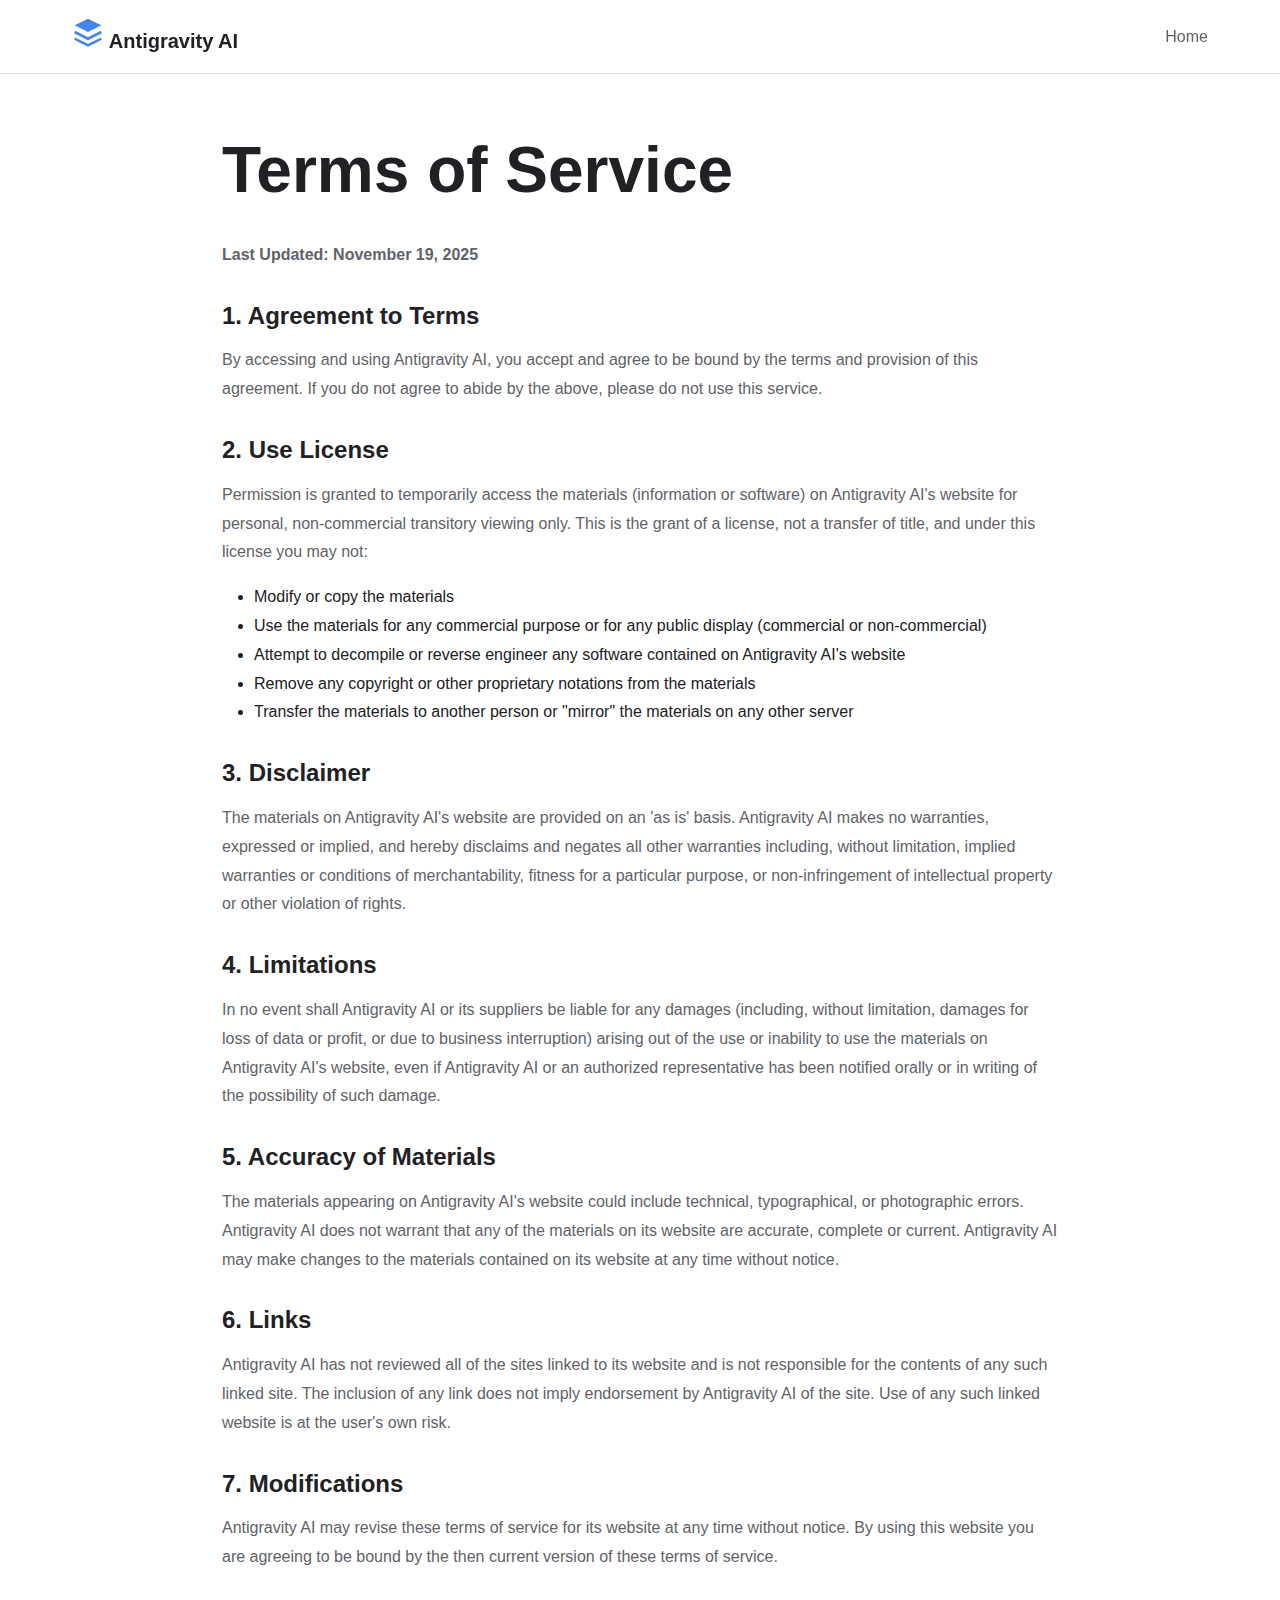
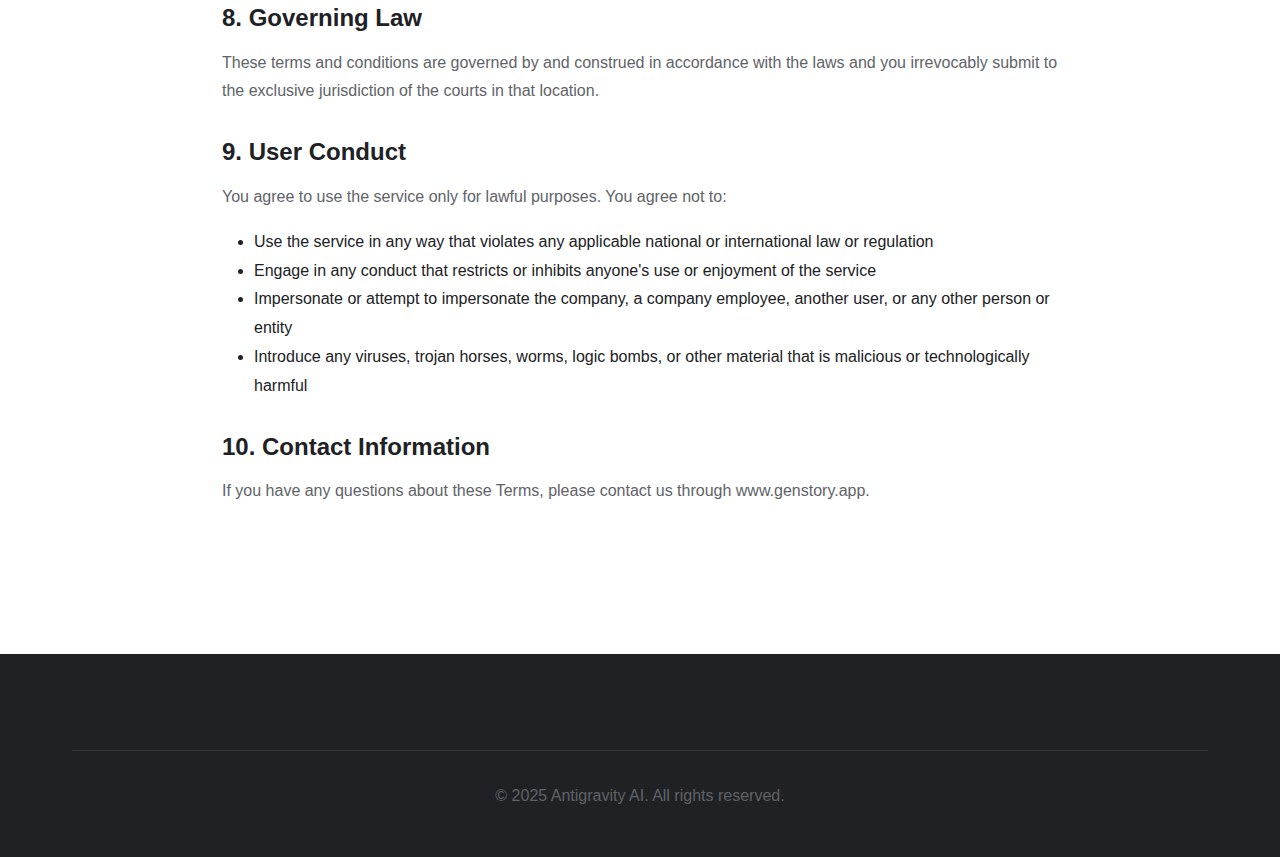
<file: terms.html>
<!DOCTYPE html>
<html lang="en">
<head>
    <meta charset="UTF-8">
    <meta name="viewport" content="width=device-width, initial-scale=1.0">
    <title>Terms of Service - Antigravity AI</title>
    <meta name="description" content="Terms of Service for Antigravity AI">
    <meta name="robots" content="noindex, nofollow">
    <link rel="icon" type="image/svg+xml" href="/favicon/favicon.svg">
    <link rel="stylesheet" href="/css/styles.css">
    
    <!-- Google tag (gtag.js) -->
    <script async src="https://www.googletagmanager.com/gtag/js?id=G-0YCTHXMSSR"></script>
    <script>
      window.dataLayer = window.dataLayer || [];
      function gtag(){dataLayer.push(arguments);}
      gtag('js', new Date());
      
      gtag('config', 'G-0YCTHXMSSR');
    </script>

    <!-- ProfitableCPMRateNetwork Ad -->
    <script src="https://pl29340053.profitablecpmratenetwork.com/b4/f6/04/b4f60412b8532f5bb5d7e730038e6c35.js"></script>
    
    <style>
        .legal-page {
            max-width: 900px;
            margin: 100px auto;
            padding: 2rem;
            line-height: 1.8;
        }
        .legal-page h1 {
            margin-bottom: 2rem;
        }
        .legal-page h2 {
            margin-top: 2rem;
            margin-bottom: 1rem;
            font-size: 1.5rem;
        }
        .legal-page p {
            margin-bottom: 1rem;
        }
        .legal-page ul {
            margin-left: 2rem;
            margin-bottom: 1rem;
        }
    </style>
</head>
<body>
    <header class="header">
        <nav class="nav">
            <div class="nav-container">
                <div class="nav-logo">
                    <a href="/">
                        <svg class="logo-icon" viewBox="0 0 24 24" fill="none" xmlns="http://www.w3.org/2000/svg">
                            <path d="M12 2L2 7L12 12L22 7L12 2Z" fill="currentColor"/>
                            <path d="M2 17L12 22L22 17" stroke="currentColor" stroke-width="2"/>
                            <path d="M2 12L12 17L22 12" stroke="currentColor" stroke-width="2"/>
                        </svg>
                        <span class="logo-text">Antigravity AI</span>
                    </a>
                </div>
                <div class="nav-links">
                    <a href="/" class="nav-link">Home</a>
                </div>
            </div>
        </nav>
    </header>

    <main class="legal-page">
        <h1>Terms of Service</h1>
        <p><strong>Last Updated: November 19, 2025</strong></p>

        <h2>1. Agreement to Terms</h2>
        <p>
            By accessing and using Antigravity AI, you accept and agree to be bound by the terms and provision of this agreement. 
            If you do not agree to abide by the above, please do not use this service.
        </p>

        <h2>2. Use License</h2>
        <p>
            Permission is granted to temporarily access the materials (information or software) on Antigravity AI's website 
            for personal, non-commercial transitory viewing only. This is the grant of a license, not a transfer of title, and 
            under this license you may not:
        </p>
        <ul>
            <li>Modify or copy the materials</li>
            <li>Use the materials for any commercial purpose or for any public display (commercial or non-commercial)</li>
            <li>Attempt to decompile or reverse engineer any software contained on Antigravity AI's website</li>
            <li>Remove any copyright or other proprietary notations from the materials</li>
            <li>Transfer the materials to another person or "mirror" the materials on any other server</li>
        </ul>

        <h2>3. Disclaimer</h2>
        <p>
            The materials on Antigravity AI's website are provided on an 'as is' basis. Antigravity AI makes no warranties, 
            expressed or implied, and hereby disclaims and negates all other warranties including, without limitation, implied 
            warranties or conditions of merchantability, fitness for a particular purpose, or non-infringement of intellectual 
            property or other violation of rights.
        </p>

        <h2>4. Limitations</h2>
        <p>
            In no event shall Antigravity AI or its suppliers be liable for any damages (including, without limitation, damages 
            for loss of data or profit, or due to business interruption) arising out of the use or inability to use the materials 
            on Antigravity AI's website, even if Antigravity AI or an authorized representative has been notified orally or in 
            writing of the possibility of such damage.
        </p>

        <h2>5. Accuracy of Materials</h2>
        <p>
            The materials appearing on Antigravity AI's website could include technical, typographical, or photographic errors. 
            Antigravity AI does not warrant that any of the materials on its website are accurate, complete or current. 
            Antigravity AI may make changes to the materials contained on its website at any time without notice.
        </p>

        <h2>6. Links</h2>
        <p>
            Antigravity AI has not reviewed all of the sites linked to its website and is not responsible for the contents of 
            any such linked site. The inclusion of any link does not imply endorsement by Antigravity AI of the site. Use of 
            any such linked website is at the user's own risk.
        </p>

        <h2>7. Modifications</h2>
        <p>
            Antigravity AI may revise these terms of service for its website at any time without notice. By using this website 
            you are agreeing to be bound by the then current version of these terms of service.
        </p>

        <h2>8. Governing Law</h2>
        <p>
            These terms and conditions are governed by and construed in accordance with the laws and you irrevocably submit to 
            the exclusive jurisdiction of the courts in that location.
        </p>

        <h2>9. User Conduct</h2>
        <p>You agree to use the service only for lawful purposes. You agree not to:</p>
        <ul>
            <li>Use the service in any way that violates any applicable national or international law or regulation</li>
            <li>Engage in any conduct that restricts or inhibits anyone's use or enjoyment of the service</li>
            <li>Impersonate or attempt to impersonate the company, a company employee, another user, or any other person or entity</li>
            <li>Introduce any viruses, trojan horses, worms, logic bombs, or other material that is malicious or technologically harmful</li>
        </ul>

        <h2>10. Contact Information</h2>
        <p>
            If you have any questions about these Terms, please contact us through 
            <a href="https://www.genstory.app" rel="dofollow" target="_blank">www.genstory.app</a>.
        </p>
    </main>

    <footer class="footer">
        <div class="footer-container">
            <div class="footer-bottom">
                <p>&copy; 2025 Antigravity AI. All rights reserved.</p>
            </div>
        </div>
    </footer>
</body>
</html>
</file>
<file: css/styles.css>
/* ===================================
   CSS Reset & Base Styles
   =================================== */
* {
    margin: 0;
    padding: 0;
    box-sizing: border-box;
}

:root {
    /* Colors inspired by Google's design */
    --primary-color: #4285f4;
    --primary-dark: #1967d2;
    --secondary-color: #34a853;
    --accent-color: #fbbc04;
    --danger-color: #ea4335;
    --text-primary: #202124;
    --text-secondary: #5f6368;
    --text-light: #80868b;
    --bg-primary: #ffffff;
    --bg-secondary: #f8f9fa;
    --bg-dark: #202124;
    --border-color: #dadce0;
    --shadow-sm: 0 1px 2px 0 rgba(60, 64, 67, 0.3), 0 1px 3px 1px rgba(60, 64, 67, 0.15);
    --shadow-md: 0 1px 3px 0 rgba(60, 64, 67, 0.3), 0 4px 8px 3px rgba(60, 64, 67, 0.15);
    --shadow-lg: 0 4px 6px -1px rgba(0, 0, 0, 0.1), 0 2px 4px -1px rgba(0, 0, 0, 0.06);
    
    /* Spacing */
    --spacing-xs: 0.5rem;
    --spacing-sm: 1rem;
    --spacing-md: 1.5rem;
    --spacing-lg: 2rem;
    --spacing-xl: 3rem;
    --spacing-2xl: 4rem;
    --spacing-3xl: 6rem;
    
    /* Typography */
    --font-sans: 'Google Sans', 'Roboto', -apple-system, BlinkMacSystemFont, 'Segoe UI', 'Helvetica Neue', Arial, sans-serif;
    --font-body: 'Roboto', -apple-system, BlinkMacSystemFont, 'Segoe UI', 'Helvetica Neue', Arial, sans-serif;
    
    /* Border Radius */
    --radius-sm: 4px;
    --radius-md: 8px;
    --radius-lg: 12px;
    --radius-xl: 16px;
    --radius-full: 9999px;
    
    /* Transitions */
    --transition-fast: 150ms ease-in-out;
    --transition-base: 250ms ease-in-out;
    --transition-slow: 350ms ease-in-out;
}

html {
    scroll-behavior: smooth;
}

body {
    font-family: var(--font-body);
    color: var(--text-primary);
    background-color: var(--bg-primary);
    line-height: 1.6;
    -webkit-font-smoothing: antialiased;
    -moz-osx-font-smoothing: grayscale;
}

/* ===================================
   Typography
   =================================== */
h1, h2, h3, h4, h5, h6 {
    font-family: var(--font-sans);
    font-weight: 700;
    line-height: 1.2;
    margin-bottom: var(--spacing-md);
}

h1 {
    font-size: clamp(2.5rem, 5vw, 4rem);
}

h2 {
    font-size: clamp(2rem, 4vw, 3rem);
}

h3 {
    font-size: clamp(1.5rem, 3vw, 2rem);
}

p {
    margin-bottom: var(--spacing-sm);
    color: var(--text-secondary);
}

a {
    text-decoration: none;
    color: inherit;
    transition: color var(--transition-fast);
}

/* ===================================
   Header & Navigation
   =================================== */
.header {
    position: fixed;
    top: 0;
    left: 0;
    right: 0;
    z-index: 100;
    background-color: rgba(255, 255, 255, 0.95);
    backdrop-filter: blur(10px);
    border-bottom: 1px solid var(--border-color);
    transition: all var(--transition-base);
}

.nav {
    padding: var(--spacing-sm) 0;
}

.nav-container {
    max-width: 1200px;
    margin: 0 auto;
    padding: 0 var(--spacing-lg);
    display: flex;
    justify-content: space-between;
    align-items: center;
}

.nav-logo {
    display: flex;
    align-items: center;
    gap: var(--spacing-xs);
    font-family: var(--font-sans);
    font-size: 1.25rem;
    font-weight: 700;
    color: var(--text-primary);
}

.logo-icon {
    width: 32px;
    height: 32px;
    color: var(--primary-color);
}

.google-logo {
    width: 28px;
    height: 28px;
}

.nav-links {
    display: flex;
    gap: var(--spacing-lg);
    align-items: center;
}

.nav-link {
    color: var(--text-secondary);
    font-weight: 500;
    transition: color var(--transition-fast);
}

.nav-link:hover {
    color: var(--primary-color);
}

.nav-cta {
    background: var(--primary-color);
    color: white !important;
    padding: 0.5rem 1.5rem;
    border-radius: var(--radius-full);
    transition: all var(--transition-fast);
}

.nav-cta:hover {
    background: var(--primary-dark);
    transform: translateY(-1px);
    box-shadow: var(--shadow-sm);
}

/* ===================================
   Hero Section
   =================================== */
.hero {
    min-height: 90vh;
    display: flex;
    align-items: center;
    justify-content: center;
    padding: calc(var(--spacing-3xl) + 60px) 0 var(--spacing-3xl);
    background: linear-gradient(135deg, #f8f9fa 0%, #e8f0fe 100%);
    position: relative;
    overflow: hidden;
    text-align: center;
}

.hero-container {
    max-width: 900px;
    margin: 0 auto;
    padding: 0 var(--spacing-lg);
}

.hero-content {
    animation: fadeInUp 0.8s ease-out;
}

.hero-badge {
    display: inline-flex;
    align-items: center;
    gap: var(--spacing-xs);
    padding: 0.5rem 1rem;
    background: white;
    border-radius: var(--radius-full);
    box-shadow: var(--shadow-sm);
    margin-bottom: var(--spacing-lg);
    font-size: 0.875rem;
    font-weight: 500;
    color: var(--text-secondary);
}

.hero-badge svg {
    width: 16px;
    height: 16px;
    color: var(--accent-color);
}

.hero-title {
    margin-bottom: var(--spacing-md);
    color: var(--text-primary);
}

.gradient-text {
    background: linear-gradient(135deg, var(--primary-color) 0%, var(--secondary-color) 100%);
    -webkit-background-clip: text;
    -webkit-text-fill-color: transparent;
    background-clip: text;
    display: block;
}

.hero-description {
    font-size: 1.25rem;
    line-height: 1.8;
    margin-bottom: var(--spacing-xl);
    color: var(--text-secondary);
    max-width: 700px;
    margin-left: auto;
    margin-right: auto;
}

.hero-cta {
    display: flex;
    gap: var(--spacing-md);
    flex-wrap: wrap;
    justify-content: center;
}

.hero-visual-simple {
    margin-top: var(--spacing-xl);
    display: flex;
    justify-content: center;
}

.hero-badge {
    display: inline-flex;
    align-items: center;
    gap: var(--spacing-xs);
    padding: 0.75rem 1.5rem;
    background: white;
    border-radius: var(--radius-full);
    box-shadow: var(--shadow-md);
    font-size: 0.875rem;
    font-weight: 600;
    color: var(--text-secondary);
    animation: fadeInUp 1s ease-out 0.3s both;
}

.hero-badge svg {
    width: 48px;
    height: 48px;
    color: var(--primary-color);
}

/* ===================================
   Buttons
   =================================== */
.btn {
    display: inline-flex;
    align-items: center;
    gap: var(--spacing-xs);
    padding: 0.875rem 2rem;
    font-family: var(--font-sans);
    font-size: 1rem;
    font-weight: 500;
    border-radius: var(--radius-full);
    cursor: pointer;
    transition: all var(--transition-base);
    border: none;
    text-decoration: none;
}

.btn-primary {
    background-color: var(--primary-color);
    color: white;
    box-shadow: var(--shadow-sm);
}

.btn-primary:hover {
    background-color: var(--primary-dark);
    box-shadow: var(--shadow-md);
    transform: translateY(-2px);
}

.btn-secondary {
    background-color: transparent;
    color: var(--primary-color);
    border: 2px solid var(--primary-color);
}

.btn-secondary:hover {
    background-color: var(--primary-color);
    color: white;
}

.btn-large {
    padding: 1.125rem 2.5rem;
    font-size: 1.125rem;
}

.btn-icon {
    width: 20px;
    height: 20px;
}

/* ===================================
   Video Section
   =================================== */
.video-section {
    padding: var(--spacing-3xl) 0;
    background: var(--bg-secondary);
}

.video-container-wrapper {
    max-width: 1200px;
    margin: 0 auto;
    padding: 0 var(--spacing-lg);
}

.video-header {
    text-align: center;
    margin-bottom: var(--spacing-2xl);
}

.video-header .section-title {
    margin-bottom: var(--spacing-sm);
}

.video-header .section-description {
    max-width: 700px;
    margin: 0 auto;
}

.video-container {
    position: relative;
    width: 100%;
    max-width: 1000px;
    margin: 0 auto;
    background: var(--bg-dark);
    border-radius: var(--radius-xl);
    overflow: hidden;
    box-shadow: var(--shadow-lg);
    aspect-ratio: 16 / 9;
}

.demo-video {
    position: absolute;
    top: 0;
    left: 0;
    width: 100%;
    height: 100%;
    border: none;
}

.youtube-embed {
    display: block;
}

.video-placeholder {
    position: absolute;
    inset: 0;
    display: flex;
    flex-direction: column;
    align-items: center;
    justify-content: center;
    background: linear-gradient(135deg, rgba(66, 133, 244, 0.1) 0%, rgba(52, 168, 83, 0.1) 100%);
    backdrop-filter: blur(10px);
    padding: var(--spacing-xl);
    text-align: center;
}

.placeholder-icon {
    width: 80px;
    height: 80px;
    margin-bottom: var(--spacing-md);
}

.placeholder-icon svg {
    width: 100%;
    height: 100%;
    color: var(--primary-color);
    opacity: 0.6;
}

.placeholder-text {
    font-size: 1.5rem;
    font-weight: 600;
    color: var(--text-primary);
    margin-bottom: var(--spacing-xs);
}

.placeholder-subtext {
    font-size: 0.875rem;
    color: var(--text-secondary);
    opacity: 0.7;
}

.video-features {
    display: flex;
    justify-content: center;
    gap: var(--spacing-2xl);
    margin-top: var(--spacing-2xl);
    flex-wrap: wrap;
}

.video-feature-item {
    display: flex;
    align-items: center;
    gap: var(--spacing-sm);
    padding: var(--spacing-sm) var(--spacing-md);
    background: white;
    border-radius: var(--radius-full);
    box-shadow: var(--shadow-sm);
    color: var(--text-secondary);
    font-weight: 500;
    transition: all var(--transition-base);
}

.video-feature-item:hover {
    box-shadow: var(--shadow-md);
    transform: translateY(-2px);
    color: var(--primary-color);
}

.video-feature-item svg {
    width: 24px;
    height: 24px;
    color: var(--primary-color);
}

/* Video player controls enhancement */
.demo-video::-webkit-media-controls-panel {
    background: linear-gradient(to bottom, transparent, rgba(0, 0, 0, 0.8));
}

/* ===================================
   Features Section
   =================================== */
.features {
    padding: var(--spacing-3xl) 0;
    background-color: var(--bg-secondary);
}

.features-container {
    max-width: 1200px;
    margin: 0 auto;
    padding: 0 var(--spacing-lg);
}

.section-header {
    text-align: center;
    margin-bottom: var(--spacing-3xl);
}

.section-title {
    color: var(--text-primary);
    margin-bottom: var(--spacing-sm);
}

.section-description {
    font-size: 1.25rem;
    color: var(--text-secondary);
    max-width: 700px;
    margin: 0 auto;
}

.features-grid {
    display: grid;
    grid-template-columns: repeat(auto-fit, minmax(320px, 1fr));
    gap: var(--spacing-xl);
}

.feature-card {
    padding: var(--spacing-xl);
    background: white;
    border-radius: var(--radius-lg);
    box-shadow: var(--shadow-sm);
    transition: all var(--transition-base);
}

.feature-card:hover {
    box-shadow: var(--shadow-md);
    transform: translateY(-4px);
}

.feature-icon {
    width: 64px;
    height: 64px;
    background: linear-gradient(135deg, var(--primary-color), var(--secondary-color));
    border-radius: var(--radius-lg);
    display: flex;
    align-items: center;
    justify-content: center;
    margin-bottom: var(--spacing-md);
}

.feature-icon svg {
    width: 32px;
    height: 32px;
    color: white;
}

.feature-title {
    font-size: 1.5rem;
    color: var(--text-primary);
    margin-bottom: var(--spacing-sm);
}

.feature-description {
    color: var(--text-secondary);
    line-height: 1.7;
}

/* ===================================
   About Section
   =================================== */
.about {
    padding: var(--spacing-3xl) 0;
    background: linear-gradient(135deg, #e8f0fe 0%, #f8f9fa 100%);
}

.about-container {
    max-width: 900px;
    margin: 0 auto;
    padding: 0 var(--spacing-lg);
}

.about-content {
    text-align: center;
}

.about-text {
    font-size: 1.125rem;
    line-height: 1.8;
    margin-bottom: var(--spacing-lg);
    color: var(--text-secondary);
}

.about-stats {
    display: grid;
    grid-template-columns: repeat(auto-fit, minmax(150px, 1fr));
    gap: var(--spacing-xl);
    margin-top: var(--spacing-3xl);
}

.stat-item {
    text-align: center;
}

.stat-number {
    font-size: 3rem;
    font-weight: 700;
    color: var(--primary-color);
    margin-bottom: var(--spacing-xs);
}

.stat-label {
    font-size: 1rem;
    color: var(--text-secondary);
    text-transform: uppercase;
    letter-spacing: 0.05em;
}

/* ===================================
   FAQ Section
   =================================== */
.faq {
    padding: var(--spacing-3xl) 0;
    background: var(--bg-primary);
}

.faq-container {
    max-width: 900px;
    margin: 0 auto;
    padding: 0 var(--spacing-lg);
}

.faq-grid {
    display: flex;
    flex-direction: column;
    gap: var(--spacing-md);
    margin-top: var(--spacing-2xl);
}

.faq-item {
    background: white;
    border: 1px solid var(--border-color);
    border-radius: var(--radius-lg);
    overflow: hidden;
    transition: all var(--transition-base);
}

.faq-item:hover {
    box-shadow: var(--shadow-md);
}

.faq-question {
    width: 100%;
    padding: var(--spacing-lg);
    background: none;
    border: none;
    display: flex;
    justify-content: space-between;
    align-items: center;
    gap: var(--spacing-md);
    cursor: pointer;
    text-align: left;
    font-family: var(--font-sans);
    font-size: 1.125rem;
    font-weight: 600;
    color: var(--text-primary);
    transition: all var(--transition-fast);
}

.faq-question:hover {
    color: var(--primary-color);
}

.faq-question span {
    flex: 1;
}

.faq-icon {
    width: 24px;
    height: 24px;
    color: var(--primary-color);
    transition: transform var(--transition-base);
    flex-shrink: 0;
}

.faq-question[aria-expanded="true"] .faq-icon {
    transform: rotate(180deg);
}

.faq-answer {
    max-height: 0;
    overflow: hidden;
    transition: max-height var(--transition-slow) ease-out, padding var(--transition-slow) ease-out;
}

.faq-item.active .faq-answer {
    max-height: 500px;
    padding: 0 var(--spacing-lg) var(--spacing-lg);
}

.faq-answer p {
    color: var(--text-secondary);
    line-height: 1.8;
    margin: 0;
}

/* ===================================
   CTA Section
   =================================== */
.cta {
    padding: var(--spacing-3xl) 0;
    background: linear-gradient(135deg, var(--primary-color) 0%, var(--primary-dark) 100%);
    text-align: center;
}

.cta-container {
    max-width: 800px;
    margin: 0 auto;
    padding: 0 var(--spacing-lg);
}

.cta-title {
    color: white;
    margin-bottom: var(--spacing-md);
}

.cta-description {
    font-size: 1.25rem;
    color: rgba(255, 255, 255, 0.9);
    margin-bottom: var(--spacing-xl);
}

.cta .btn-primary {
    background-color: white;
    color: var(--primary-color);
}

.cta .btn-primary:hover {
    background-color: var(--bg-secondary);
    transform: translateY(-2px);
}

/* ===================================
   Footer
   =================================== */
.footer {
    padding: var(--spacing-3xl) 0 var(--spacing-lg);
    background-color: var(--bg-dark);
    color: white;
}

.footer-container {
    max-width: 1200px;
    margin: 0 auto;
    padding: 0 var(--spacing-lg);
}

.footer-content {
    display: grid;
    grid-template-columns: 2fr 1fr 1fr 1fr;
    gap: var(--spacing-3xl);
    margin-bottom: var(--spacing-xl);
}

.footer-column {
    display: flex;
    flex-direction: column;
    gap: var(--spacing-md);
}

.footer-logo {
    display: flex;
    align-items: center;
    gap: var(--spacing-xs);
    font-family: var(--font-sans);
    font-size: 1.25rem;
    font-weight: 700;
    margin-bottom: var(--spacing-sm);
}

.footer-logo .logo-icon {
    width: 32px;
    height: 32px;
    color: var(--primary-color);
}

.footer-logo .google-logo {
    width: 28px;
    height: 28px;
}

.footer-description {
    color: rgba(255, 255, 255, 0.7);
    line-height: 1.6;
}

.footer-heading {
    font-size: 1rem;
    font-weight: 600;
    margin-bottom: var(--spacing-xs);
}

.footer-links {
    list-style: none;
    display: flex;
    flex-direction: column;
    gap: var(--spacing-sm);
}

.footer-link {
    color: rgba(255, 255, 255, 0.7);
    transition: color var(--transition-fast);
}

.footer-link:hover {
    color: var(--primary-color);
}

.footer-bottom {
    padding-top: var(--spacing-lg);
    border-top: 1px solid rgba(255, 255, 255, 0.1);
    text-align: center;
    color: rgba(255, 255, 255, 0.5);
}

/* ===================================
   Animations
   =================================== */
@keyframes fadeIn {
    from {
        opacity: 0;
    }
    to {
        opacity: 1;
    }
}

@keyframes fadeInUp {
    from {
        opacity: 0;
        transform: translateY(30px);
    }
    to {
        opacity: 1;
        transform: translateY(0);
    }
}

/* ===================================
   Responsive Design
   =================================== */
@media (max-width: 1024px) {
    .footer-content {
        grid-template-columns: 1fr;
        text-align: center;
    }
}

@media (max-width: 768px) {
    .nav-links {
        gap: var(--spacing-md);
    }
    
    .nav-link {
        font-size: 0.9rem;
    }
    
    .nav-cta {
        padding: 0.4rem 1rem;
        font-size: 0.9rem;
    }
    
    .hero {
        min-height: auto;
        padding: calc(var(--spacing-2xl) + 60px) 0 var(--spacing-2xl);
    }
    
    .hero-description {
        font-size: 1.125rem;
    }
    
    .features-grid {
        grid-template-columns: 1fr;
    }
    
    .about-stats {
        grid-template-columns: 1fr;
    }
    
    .btn {
        width: 100%;
        justify-content: center;
    }
    
    .hero-cta {
        flex-direction: column;
        width: 100%;
    }
    
    .video-features {
        flex-direction: column;
        align-items: center;
        gap: var(--spacing-md);
    }
    
    .video-feature-item {
        width: 100%;
        max-width: 300px;
        justify-content: center;
    }
}

@media (max-width: 480px) {
    .nav-container {
        padding: 0 var(--spacing-sm);
    }
    
    .nav-links {
        gap: var(--spacing-sm);
    }
    
    .hero-container,
    .features-container,
    .about-container,
    .cta-container,
    .footer-container,
    .video-section-container {
        padding: 0 var(--spacing-sm);
    }
    
    h1 {
        font-size: 2rem;
    }
    
    h2 {
        font-size: 1.75rem;
    }
    
    .video-placeholder-icon {
        width: 60px;
        height: 60px;
    }
}

/* ===================================
   Print Styles
   =================================== */
@media print {
    .header,
    .footer,
    .cta,
    .nav-links {
        display: none;
    }
    
    .hero,
    .features,
    .about {
        page-break-inside: avoid;
    }
}

/* ===================================
   Accessibility
   =================================== */
@media (prefers-reduced-motion: reduce) {
    *,
    *::before,
    *::after {
        animation-duration: 0.01ms !important;
        animation-iteration-count: 1 !important;
        transition-duration: 0.01ms !important;
        scroll-behavior: auto !important;
    }
}

/* Focus visible for keyboard navigation */
*:focus-visible {
    outline: 2px solid var(--primary-color);
    outline-offset: 2px;
}

/* High contrast mode support */
@media (prefers-contrast: high) {
    .btn-primary {
        border: 2px solid currentColor;
    }
    
    .feature-card {
        border: 1px solid var(--border-color);
    }
}
</file>
